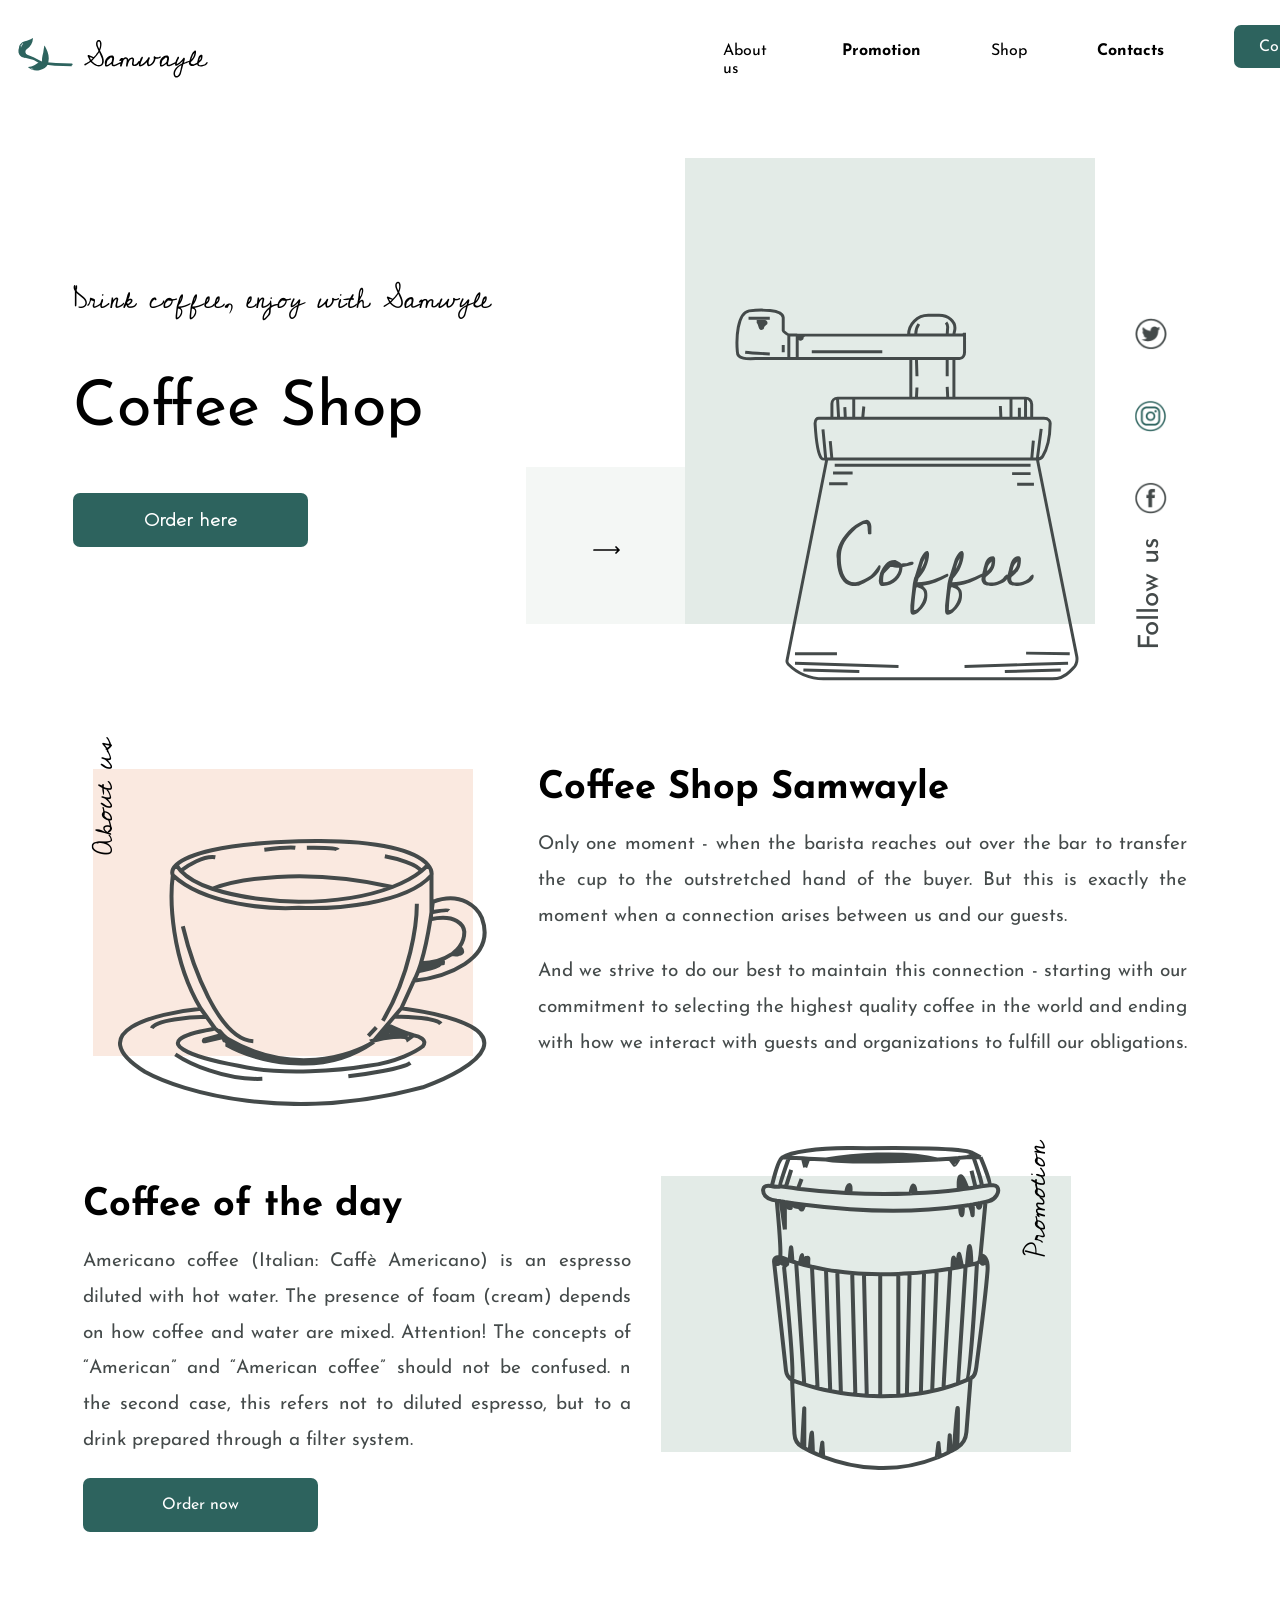
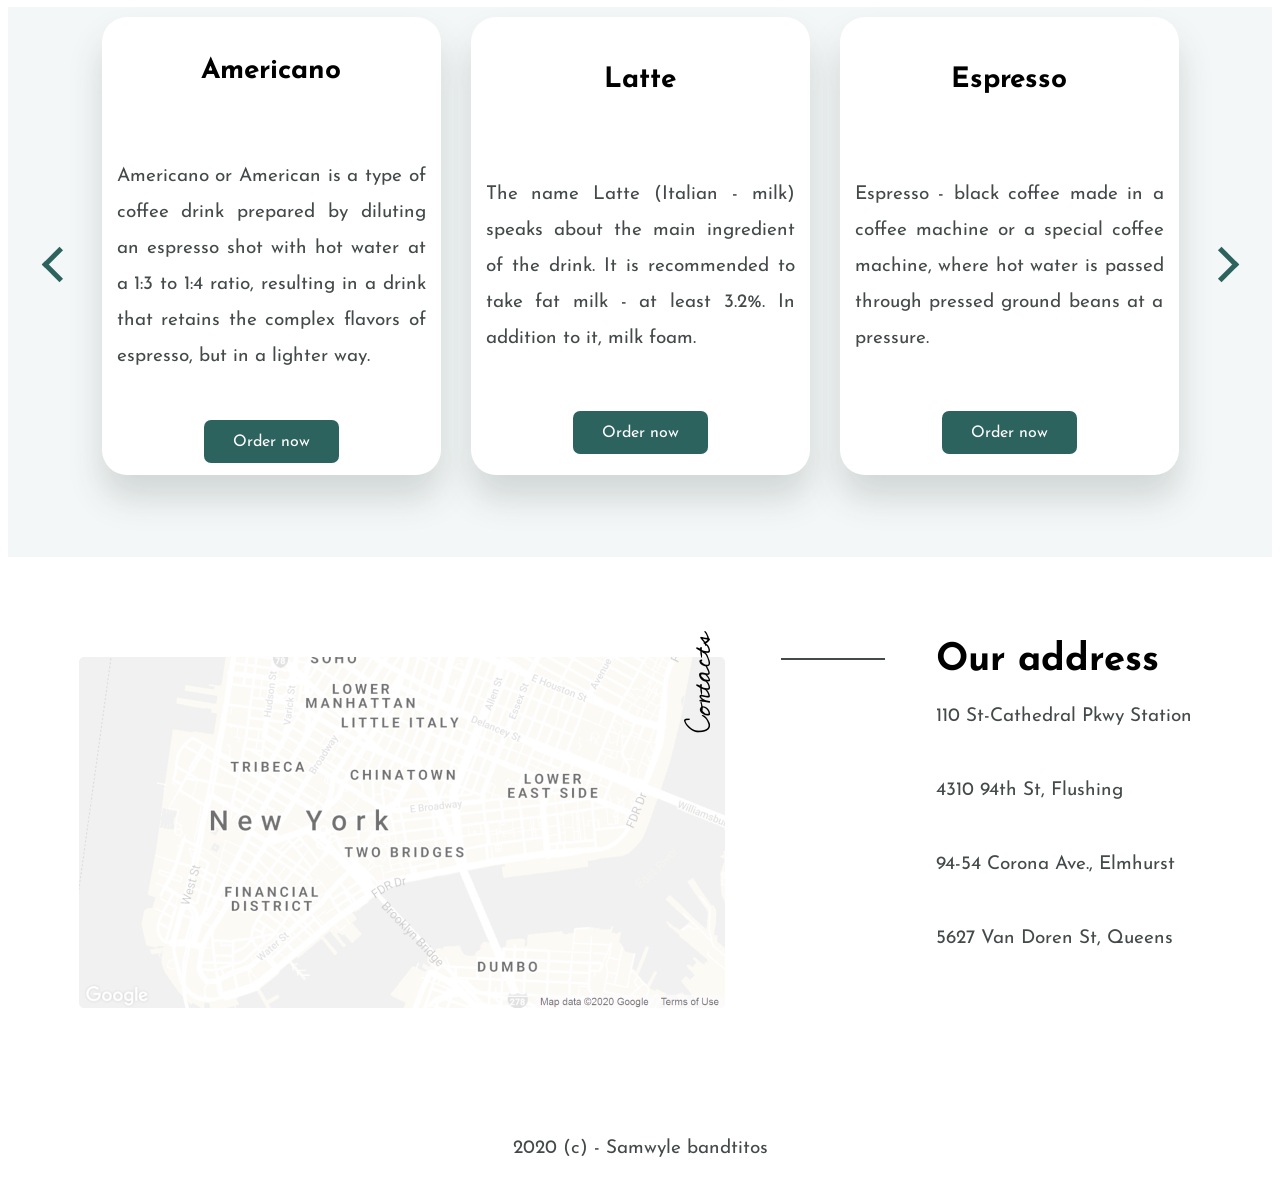
<file: index.html>
<!DOCTYPE html>
<html lang="en">
  <head>
    <meta charset="UTF-8" />
    <meta name="viewport" content="width=device-width, initial-scale=1.0" />
    <link rel="shortcut icon" href="/assets/icon/cup.png" />
    <title>Samwayle</title>
    <link
      rel="stylesheet"
      href="https://necolas.github.io/normalize.css/8.0.1/normalize.css"
    />
    <link rel="stylesheet" href="./assets/css/style.css" />
    <script src="./script.js"></script>
  </head>

  <body>
    <header>
      <div class="logo">
        <img src="assets/icon/picture_logo.svg" alt="logo" class="image_logo" />
        <img src="assets/icon/text_logo.svg" alt="logo" class="text_logo" />
      </div>
      <nav>
        <ul class="nav">
          <li><a href="#about" class="text1">About us</a></li>
          <li><a href="#coffee" class="text2">Promotion</a></li>
          <li><a href="#shop" class="text1">Shop</a></li>
          <li><a href="#contacts" class="text2">Contacts</a></li>
        </ul>
        <button class="contact">Contact Us</button>
      </nav>
    </header>
    <main>
      <section class="coffe-intro">
        <div class="coffe-intro_wrapper">
          <div class="text_wrapper">
            <h4 class="text_coffe-intro">Drink coffee, enjoy with Samwyle</h4>
            <h1>Coffee Shop</h1>
            <button class="button_coffe-intro">Order here</button>
          </div>
          <div class="image_wrapper">
            <div class="line_wrap">
              <img src="assets/img/line.svg" alt="line" class="line" />
            </div>
            <div class="section1_turk">
              <img
                src="assets/img/section1.svg"
                alt="image of turk"
                class="coffe-intro_turk"
              />
            </div>

            <div class="coffe-intro_icons">
              <img
                src="assets/img/twitter.svg"
                alt="icon twitter"
                class="twitter"
              />
              <img src="assets/img/inst.svg" alt="inst" class="inst" />
              <img
                src="assets/img/facebook.svg"
                alt="icon facebook"
                class="facebook"
              />
              <p class="icon_text">
                <span class="button_follow">Follow us</span>
              </p>
            </div>
          </div>
        </div>
      </section>

      <section id="about" class="about-us">
        <h2 class="about-us__title">About us</h2>
        <div class="about-us__wrapper">
          <div class="about-us__image">
            <img
              class="about-us__img"
              src="./assets/img/section2.svg"
              alt="coffee-cup"
            />
          </div>
          <div class="about-us__text">
            <span class="about-us__text-subtitle">Coffee Shop Samwayle</span>
            <p>
              Only one moment - when the barista reaches out over the bar to
              transfer the cup to the outstretched hand of the buyer. But this
              is exactly the moment when a connection arises between us and our
              guests.
            </p>
            <p>
              And we strive to do our best to maintain this connection -
              starting with our commitment to selecting the highest quality
              coffee in the world and ending with how we interact with guests
              and organizations to fulfill our obligations.
            </p>
          </div>
        </div>
      </section>

      <section id="coffee" class="promotion">
        <div class="promotion__wrapper">
          <div class="promotion__text">
            <span class="promotion__text-subtitle">Coffee of the day</span>
            <p>
              Americano coffee (Italian: Caffè Americano) is an espresso diluted
              with hot water. The presence of foam (cream) depends on how coffee
              and water are mixed. Attention! The concepts of “American” and
              “American coffee” should not be confused. n the second case, this
              refers not to diluted espresso, but to a drink prepared through a
              filter system.
            </p>
            <button class="order__button">Order now</button>
          </div>
          <div class="promotion__image">
            <img
              class="promotion__img"
              src="./assets/img/section3.svg"
              alt="coffee-cup"
            />
          </div>
          <h2 class="promotion_title">Promotion</h2>
        </div>
      </section>

      <section id="shop" class="order">
        <div class="order__wrapper">
          <p class="order__arrow">
            <a id="prev-btn" class="arrow order__arrow--left"></a>
          </p>
          <div class="order__item order__item--active">
            <h3 class="order__item-title">Americano</h3>
            <p class="order__item-text">
              Americano or American is a type of coffee drink prepared by
              diluting an espresso shot with hot water at a 1:3 to 1:4 ratio,
              resulting in a drink that retains the complex flavors of espresso,
              but in a lighter way.
            </p>
            <button class="order__button order__button--shop">Order now</button>
          </div>

          <div class="order__item order__item--active">
            <h3 class="order__item-title">Latte</h3>
            <p class="order__item-text">
              The name Latte (Italian - milk) speaks about the main
              ingredient of the drink. It is recommended to take fat milk - at
              least 3.2%. In addition to it, milk foam.
            </p>
            <button class="order__button order__button--shop">Order now</button>
          </div>

          <div class="order__item order__item--active">
            <h3 class="order__item-title">Espresso</h3>
            <p class="order__item-text">
              Espresso - black coffee made in a coffee machine or a special
              coffee machine, where hot water is passed through pressed ground
              beans at a pressure.
            </p>
            <button class="order__button order__button--shop">Order now</button>
          </div>

          <div class="order__item order__item--hidden">
            <h3 class="order__item-title">Cappuccino</h3>
            <p class="order__item-text">
              Cappuccino is an espresso-based coffee drink that is traditionally
              prepared with steamed milk including a layer of milk foam.
            </p>
            <button class="order__button order__button--shop">Order now</button>
          </div>

          <div class="order__item order__item--hidden">
            <h3 class="order__item-title">Frappe</h3>
            <p class="order__item-text">
              Frappe is a Greek iced coffee drink generally made from
              spray-dried instant coffee, water, sugar, and milk. The frappГ©
              was invented in 1957 in Saloniki.
            </p>
            <button class="order__button order__button--shop">Order now</button>
          </div>

          <p class="order__arrow">
            <a id="next-btn" class="arrow order__arrow--right"></a>
          </p>
        </div>
      </section>
    </main>
    <footer>
      <section id="contacts" class="contacts">
        <div class="contacts__wrapper">
          <div class="contacts__image">
            <img
              class="contacts__img"
              src="./assets/img/footer.jpg"
              alt="map"
            />
          </div>
          <h2 class="contacts__title">Contacts</h2>
          <div class="contacts__text">
            <p class="contacts__text-line"></p>
            <span class="contacts__text-subtitle">Our address</span>
            <p class="contacts__text-adress">110 St-Cathedral Pkwy Station</p>
            <p class="contacts__text-adress">4310 94th St, Flushing</p>
            <p class="contacts__text-adress contacts__text-adress--hidden">
              94-54 Corona Ave., Elmhurst
            </p>
            <p class="contacts__text-adress contacts__text-adress--hidden">
              5627 Van Doren St, Queens
            </p>

            <button class="contacts__button--hidden">
              See more adress <img src="./assets/icon/arrow.png" alt="arrow" />
            </button>
          </div>
        </div>
        <p class="contacts__copyright">2020 (c) - Samwyle bandtitos</p>
      </section>
    </footer>
  </body>
</html>
</file>
<file: assets/css/style.css>
@font-face {
  src: url("/fonts/JosefinSans-Bold.ttf") format("truetype");
  font-family: "Josefin Sans Bold";
  font-weight: 700;
}

/*шапка страницы*/

@font-face {
  src: url("/fonts/JosefinSans-Regular.ttf") format("truetype");
  font-family: "Josefin Sans Regular";
  font-weight: 700;
}

/*шапка страницы и заголовки*/

@font-face {
  src: url("/fonts/CedarvilleCursive-Regular.ttf") format("truetype");
  font-family: "Cedarville Cursive Regular";
  font-weight: 400;
}

/*надписи возле картинок*/

@font-face {
  src: url("/fonts/GeorgeRoundedRegular.ttf");
  font-family: "George Round";
  font-weight: 400;
}

@font-face {
  src: url("/fonts/AlegreyaSans-Light.ttf");
  font-family: "Alegreya Sans";
  font-weight: 400;
}

header {
  display: flex;
  justify-content: space-around;
  align-items: center;
  gap: 50%;
  margin-top: 2%;
  margin-left: 50px;
  margin-right: 50px;
  max-width: 70%;
}

body {
  overflow-x: hidden;
}

.logo {
  display: flex;
  align-items: center;
}

.image_logo {
  width: 56px;
  height: 35px;
  margin-left: -40px;
  margin-top: -8px;
}

.text_logo {
  width: 167px;
  height: 38px;
}

nav {
  display: flex;
  gap: 70px;
}

.nav {
  display: flex;
  list-style: none;
  gap: 70px;
}

.text1 {
  text-decoration: none;
  color: black;
  font-family: "Josefin Sans Regular";
  font-weight: 700;
  font-size: 16px;
}

.text2 {
  text-decoration: none;
  color: black;
  font-family: "Josefin Sans Bold";
  font-weight: 700;
  font-size: 16px;
}

.contact {
  font-family: "Josefin Sans Regular";
  font-weight: 700;
  color: white;
  background-color: #2d635e;
  border: none;
  width: 135px;
  height: 43px;
  border-radius: 7px;
  font-size: 16px;
}

.main {
  margin: 0 auto;
  max-width: 1550px;
}

button:hover {
  box-shadow: 10px 5px 5px #096058;
}

.coffe-intro {
  margin-left: 50px;
  margin-right: 50px;
  position: relative;
  padding: 15px;
  margin-top: 50px;
  margin-bottom: 100px;
}

.coffe-intro_wrapper {
  display: flex;
  justify-content: space-between;
  align-items: center;
}

.text_coffe-intro {
  font-family: "Cedarville Cursive Regular";
  font-weight: 400;
  font-size: 28px;
}

h1 {
  font-family: "Josefin Sans Regular";
  font-weight: 700;
  font-size: 63px;
}

.button_coffe-intro {
  width: 235px;
  height: 54px;
  background-color: #2d635e;
  color: white;
  font-size: 20px;
  border: none;
  border-radius: 7px;
  font-family: "George Round";
  font-weight: 400;
  font-size: 20px;
  align-content: center;
}

.coffe-intro_turk {
  width: 344px;
  height: 373px;
  margin-top: 150px;
  margin-left: 50px;
}

.image_wrapper {
  display: flex;
}

.line_wrap {
  background-color: rgba(227, 235, 231, 0.4);
  width: 159px;
  height: 157px;
  margin-top: 309px;
}

.line {
  padding-top: calc(157px / 2);
  padding-left: calc((159px - 25px) / 2);
}

.coffe-intro_icons {
  display: flex;
  flex-direction: column;
  justify-content: flex-end;
  align-items: center;
  gap: 50px;
}

.coffe-intro_icons img {
  width: 32px;
  height: 32px;
}

.icon_text {
  transform: rotate(-90deg);
}

.button_follow {
  font-family: "Josefin Sans Regular";
  font-weight: 700;
  font-size: 28px;
  color: #444a4a;
  position: relative;
}

.section1_turk {
  background-color: #e3ebe7;
  width: 410px;
  height: 466px;
}

.about-us {
  max-width: 1131px;
  position: relative;
  padding: 30px;
  margin: 50px 55px 0;
}

.about-us__title {
  font-family: "Cedarville Cursive Regular";
  font-weight: 400;
  font-size: 28px;
  color: black;
  position: absolute;
  top: 9%;
  left: 3.5%;
  transform: translate(-50%, -50%) rotate(-90deg);
}

.about-us__wrapper {
  display: flex;
  justify-content: center;
  justify-items: baseline;
  gap: 20px;
}

.about-us__image {
  background-color: #fae9e0;
  max-width: 380px;
  max-height: 287px;
}

.about-us__img {
  margin-left: 25px;
  margin-top: 70px;
}

.about-us__text {
  padding-left: 45px;
}

.about-us__text-subtitle {
  font-family: "Josefin Sans Bold";
  font-weight: 700;
  font-size: 38px;
  color: black;
}

.about-us__text p {
  font-family: "Josefin Sans Regular";
  font-weight: 400;
  font-size: 19px;
  line-height: 189%;
  letter-spacing: 0em;
  text-align: justify;
  color: #444a4a;
}

.promotion {
  margin-left: 50px;
  margin-right: 50px;
  position: relative;
  padding: 15px;
  margin-top: 50px;
  margin-bottom: 50px;
}

.promotion_title {
  font-family: "Cedarville Cursive Regular";
  font-weight: 400;
  font-size: 28px;
  color: black;
  position: relative;
  top: 5%;
  left: 7%;
  transform: translate(-50%, -50%) rotate(-90deg);
}

.promotion__wrapper {
  display: flex;
  justify-content: center;
  justify-items: baseline;
  gap: 20px;
}

.promotion__image {
  background-color: #e3ebe7;
  max-width: 410px;
  max-height: 276px;
}

.promotion__img {
  margin-left: 100px;
  margin-right: 100px;
  margin-top: -30px;
}

.promotion__text {
  padding: 10px;
}

.promotion__text-subtitle {
  font-family: "Josefin Sans Bold";
  font-weight: 700;
  font-size: 38px;
  color: black;
}

.promotion__text p {
  font-family: "Josefin Sans Regular";
  font-weight: 400;
  font-size: 19px;
  line-height: 189%;
  letter-spacing: 0em;
  text-align: justify;
  color: #444a4a;
}

.promotion .order__button {
  width: 235px;
  height: 54px;
}

.order__button {
  font-family: "Josefin Sans Regular";
  font-weight: 700;
  color: white;
  background-color: #2d635e;
  border: none;
  width: 135px;
  height: 43px;
  border-radius: 7px;
  font-size: 16px;
}

.order {
  min-height: 550px;
  background-color: rgba(45, 99, 94, 0.05);
}

.order__wrapper {
  display: flex;
  flex-direction: row;
  justify-content: center;
  gap: 30px;
  padding-top: 10px;
}

.order__item {
  border-radius: 25px;
  width: 339px;
  height: 458px;
  box-shadow: 0 23px 34px 0 rgba(35, 57, 55, 0.17);
  background: white;
}

.order__item {
  display: flex;
  flex-direction: column;
  justify-content: space-evenly;
  align-items: center;
}

.order__item--hidden {
  display: none;
}

.order__item-title {
  font-family: "Josefin Sans Bold";
  font-weight: 700;
  font-size: 28px;
}

.order__item-text {
  font-family: "Josefin Sans Regular";
  font-weight: 400;
  font-size: 19px;
  line-height: 36px;
  letter-spacing: 0em;
  color: #444a4a;
  padding: 15px;
  text-align: justify;
}

.order__button {
  font-family: "Josefin Sans Regular";
  font-weight: 700;
  color: white;
  background-color: #2d635e;
  border: none;
  width: 135px;
  height: 43px;
  border-radius: 7px;
  font-size: 16px;
}

.arrow {
  border: solid #2d635e;
  border-width: 0 5px 5px 0;
  display: inline-block;
  padding: 10px;
  margin-top: 219px;
}

.order__arrow--right {
  transform: rotate(-45deg);
  -webkit-transform: rotate(-45deg);
}

.order__arrow--left {
  transform: rotate(135deg);
  -webkit-transform: rotate(135deg);
}

.contacts {
  margin-left: 50px;
  margin-right: 50px;
}

.contacts__wrapper {
  display: flex;
  flex-direction: row;
  justify-content: center;
  justify-items: baseline;
}

.contacts__img {
  margin-right: 100px;
  margin-top: 100px;
}

.contacts__title {
  font-family: "Cedarville Cursive Regular";
  font-weight: 400;
  font-size: 28px;
  color: black;
  position: relative;
  top: 2%;
  left: 16%;
  transform: translate(-180%, -25%) rotate(-90deg);
}

.contacts__text {
  padding: 10px;
  display: flex;
  flex-direction: column;
  justify-content: flex-start;
}

.contacts__text-line {
  border: 1px solid #444a4a;
  width: 102px;
  position: relative;
  top: 75px;
  left: -155px;
}

.contacts__text-subtitle {
  font-family: "Josefin Sans Bold";
  font-weight: 700;
  font-size: 38px;
  color: black;
  margin-top: 40px;
}

.contacts__text-adress {
  font-family: "Josefin Sans Regular";
  font-weight: 400;
  font-size: 19px;
  line-height: 36px;
  color: #444a4a;
  text-align: justify;
}

.contacts__copyright {
  font-family: "Josefin Sans Regular";
  font-weight: 400;
  font-size: 19px;
  line-height: 36px;
  letter-spacing: 0em;
  color: #444a4a;
  padding: 15px;
  text-align: center;
  padding-top: 100px;
}

.contacts__button--hidden {
  display: none;
}

@media (max-width: 1200px) {
  .about-us,
  .promotion,
  .contacts {
    margin-left: auto;
    margin-right: auto;
    padding-left: 20px;
    padding-right: 20px;
  }

  .about-us__title {
    left: 23.5%;
  }

  .about-us__image,
  .promotion__image {
    margin-left: 22%;
  }

  .about-us__wrapper {
    flex-direction: column;
    gap: 50px;
  }

  .about-us__text p,
  .promotion__text p {
    max-width: 55%;
    font-size: 1.5vw;
    word-wrap: break-word;
    line-height: 140%;
    padding: 15px;
  }

  .promotion__wrapper {
    flex-direction: column-reverse;
    gap: 50px;
    margin-left: 30px;
  }

  .promotion_title,
  .contacts__title {
    display: none;
  }

  .order__button {
    margin-left: 22%;
  }

  .order__wrapper,
  .contacts__wrapper {
    max-width: 80%;
    flex-direction: column;
    align-items: center;
    padding-bottom: 40px;
  }

  .order__arrow {
    display: none;
  }

  .order__item-text {
    font-size: 1.5vw;
  }

  .order__button--shop {
    margin: 0;
  }

  .contacts__copyright {
    margin-left: -22%;
  }
}

@media (max-width: 820px) {
  .about-us__title,
  .promotion_title {
    font-size: 22px;
  }

  .about-us__text-subtitle,
  .promotion__text-subtitle {
    font-size: 30px;
    margin-left: 20%;
    padding: 10px;
  }

  .about-us__text p,
  .promotion__text p,
  .order__item-text {
    font-size: 16px;
    margin: 0 auto;
  }

  .contacts__img {
    margin-left: 22%;
    margin-top: 30px;
    max-width: 80%;
  }

  .contacts__text {
    margin-left: 22%;
  }

  .contacts__copyright {
    margin-left: -10%;
  }
}

@media (max-width: 768px) {
  .about-us,
  .promotion,
  .contacts {
    margin-left: 10 px;
    margin-right: 10 px;
    padding: 10 px;
  }

  .about-us__title,
  .promotion_title {
    font-size: 20 px;
  }

  .about-us__text-subtitle,
  .promotion__text-subtitle {
    font-size: 26 px;
  }

  .about-us__text p,
  .promotion__text p,
  .order__item-text {
    font-size: 14 px;
    line-height: 150%;
  }

  .order__wrapper {
    margin-left: 12%;
  }
}

@media (max-width: 400px) {
  .about-us,
  .promotion {
    max-width: 400px;
  }

  .about-us__image,
  .promotion__image {
    max-width: 100%;
    background-size: cover;
    margin: 0 auto;
  }

  .about-us__img,
  .promotion__img {
    max-width: 100%;
  }

  .about-us__title {
    display: none;
  }

  .about-us__text {
    margin: 0 auto;
  }

  .about-us__text-subtitle,
  .promotion__text-subtitle {
    margin-left: 12%;
    font-weight: 600;
    font-size: 38px;
  }

  .about-us__text p,
  .promotion__text p,
  .order__item-text {
    margin: 0 auto;
    max-width: 100%;
    font-size: 19px;
  }

  .contacts {
    margin: 0 auto;
  }
  .contacts__text-line {
    display: none;
  }

  .contacts__img {
    max-width: 337px;
    max-height: 300px;
  }

  .contacts__text-subtitle {
    font-size: 32px;
    line-height: 141%;
    text-align: justify;
  }

  .contacts__text-adress {
    font-size: 18px;
    line-height: 250%;
  }

  .contacts__text-adress--hidden {
    display: none;
  }

  .contacts__button--hidden {
    font-family: "Josefin Sans Regular";
    max-width: 189px;
    min-height: 53px;
    background-color: white;
    display: flex;
    flex-direction: row;
    align-content: stretch;
    justify-content: center;
    align-items: center;
    gap: 10px;
    border-radius: 5px;
    border: #e0e4e4;
  }

  .contacts__button--hidden:hover {
    box-shadow: 0 4px 10px 0 rgba(0, 0, 0, 0.17);
  }
}
</file>
